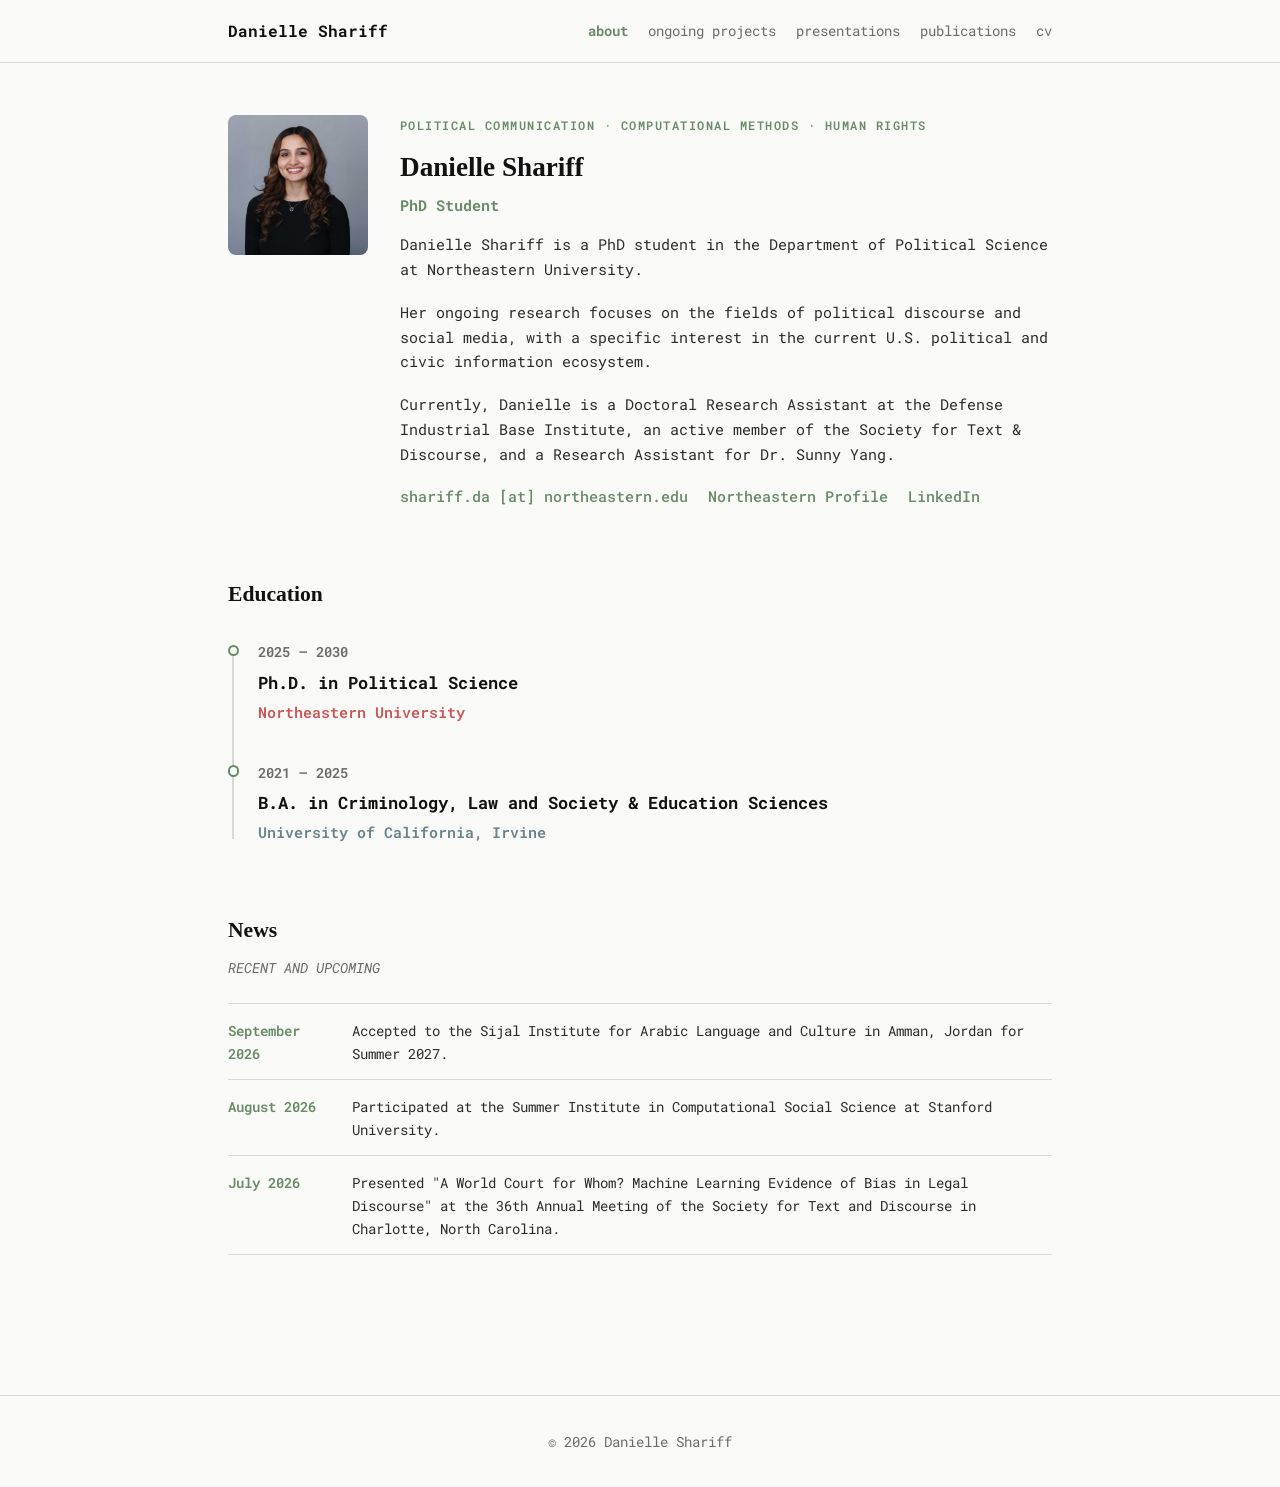
<file: index.html>
<!DOCTYPE html>
<html lang="en">
<head>
  <meta charset="UTF-8" />
  <meta name="viewport" content="width=device-width, initial-scale=1.0" />
  <title>about — Danielle Shariff</title>
  <meta name="description" content="Danielle Shariff, PhD Student in Political Science at Northeastern University" />
  <link rel="preconnect" href="https://fonts.googleapis.com">
  <link rel="preconnect" href="https://fonts.gstatic.com" crossorigin>
  <link href="https://fonts.googleapis.com/css2?family=Roboto+Mono:ital,wght@0,100..700;1,100..700&display=swap" rel="stylesheet">
  <link rel="stylesheet" href="./css/styles.css?v=1786507490" />
</head>
<body data-page="about">
  <header class="site-header">
    <nav class="site-nav" aria-label="Main navigation">
      <a class="nav-name" href="./index.html" id="nav-name"></a>
      <button class="nav-toggle" aria-label="Toggle navigation" aria-expanded="false">&#9776;</button>
      <ul class="nav-links">
        <li><a href="./index.html" data-page="about">about</a></li>
        <li><a href="./projects.html" data-page="projects">ongoing projects</a></li>
        <li><a href="./presentations.html" data-page="presentations">presentations</a></li>
        <li><a href="./publications.html" data-page="publications">publications</a></li>
        <li><a href="./cv.html" data-page="cv">cv</a></li>
      </ul>
    </nav>
  </header>

  <main id="top">
    <!-- Rendered from data/profile.json by js/profile.js.
         Do not hardcode content here: edit the JSON file instead. -->
    <section id="about" class="section profile-section">
      <div id="profile-container"></div>
    </section>

    <!-- Rendered from data/education.json by js/education.js.
         Do not hardcode content here: edit the JSON file instead.
         Hides itself if the JSON file is missing or empty. -->
    <section id="education" class="section" hidden>
      <h2>Education</h2>
      <div id="education-container"></div>
    </section>

    <!-- Rendered from data/news.json by js/news.js.
         Do not hardcode content here: edit the JSON file instead.
         Hides itself if the JSON file is missing or empty. -->
    <section id="news" class="section" hidden>
      <h2>News</h2>
      <p class="section-note">Recent and upcoming</p>
      <div id="news-container"></div>
    </section>
  </main>

  <footer class="site-footer">
    <p id="footer-text"></p>
  </footer>

  <script src="./js/utils.js"></script>
  <script src="./js/profile.js"></script>
  <script src="./js/education.js"></script>
  <script src="./js/news.js"></script>
</body>
</html>
</file>
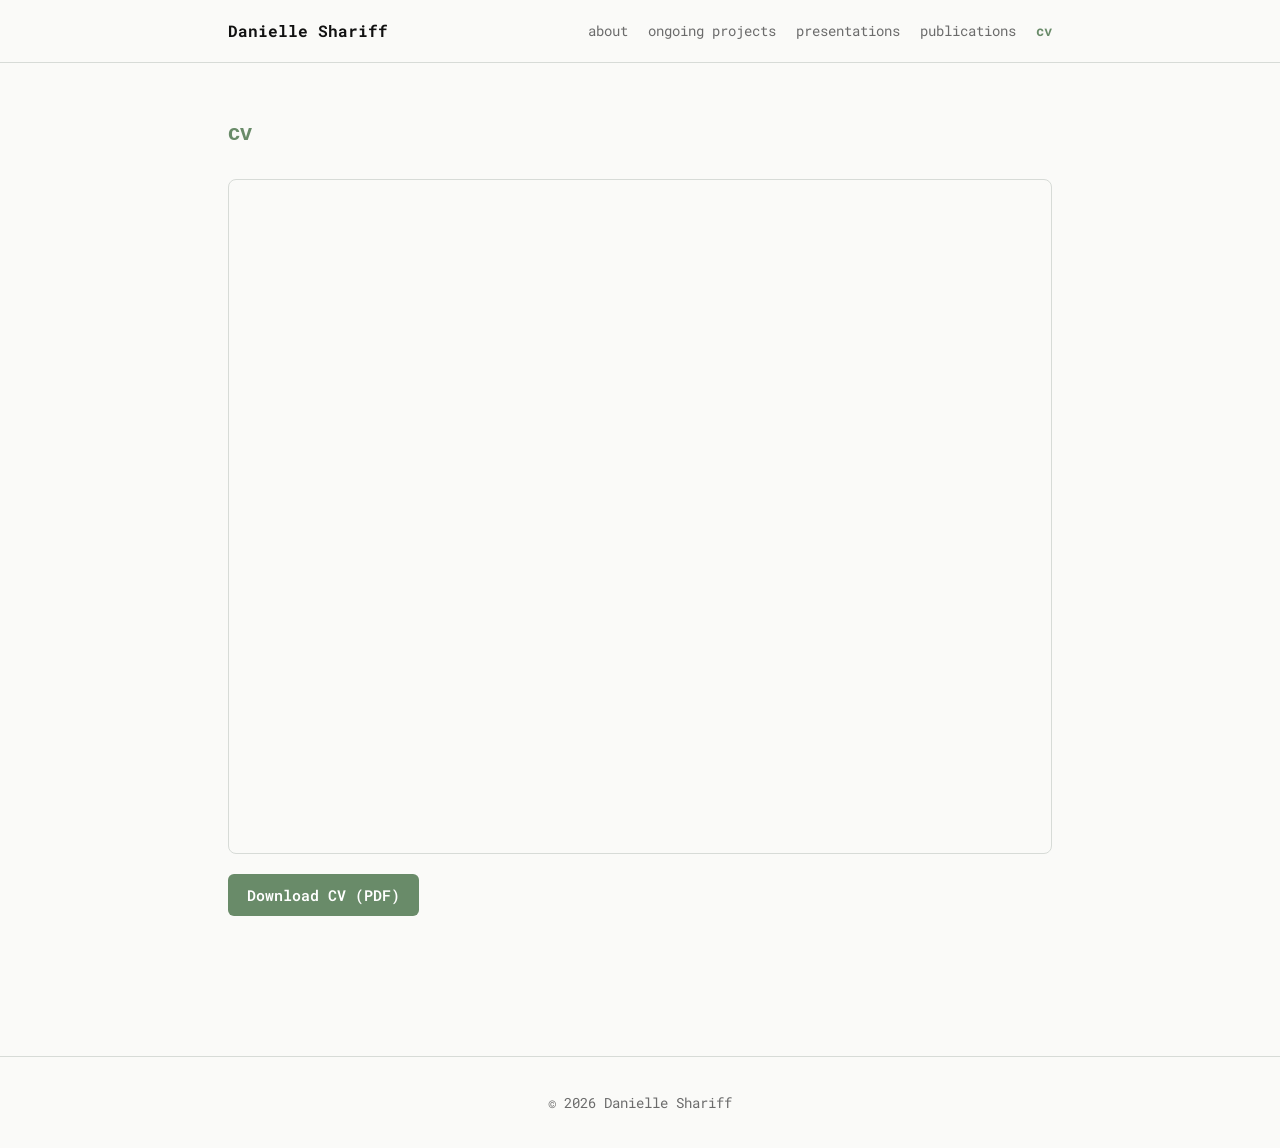
<file: cv.html>
<!DOCTYPE html>
<html lang="en">
<head>
  <meta charset="UTF-8" />
  <meta name="viewport" content="width=device-width, initial-scale=1.0" />
  <title>cv — Danielle Shariff</title>
  <meta name="description" content="Curriculum vitae" />
  <link rel="preconnect" href="https://fonts.googleapis.com">
  <link rel="preconnect" href="https://fonts.gstatic.com" crossorigin>
  <link href="https://fonts.googleapis.com/css2?family=Roboto+Mono:ital,wght@0,100..700;1,100..700&display=swap" rel="stylesheet">
  <link rel="stylesheet" href="./css/styles.css?v=1786507490" />
</head>
<body data-page="cv">
  <header class="site-header">
    <nav class="site-nav" aria-label="Main navigation">
      <a class="nav-name" href="./index.html" id="nav-name"></a>
      <button class="nav-toggle" aria-label="Toggle navigation" aria-expanded="false">&#9776;</button>
      <ul class="nav-links">
        <li><a href="./index.html" data-page="about">about</a></li>
        <li><a href="./projects.html" data-page="projects">ongoing projects</a></li>
        <li><a href="./presentations.html" data-page="presentations">presentations</a></li>
        <li><a href="./publications.html" data-page="publications">publications</a></li>
        <li><a href="./cv.html" data-page="cv">cv</a></li>
      </ul>
    </nav>
  </header>

  <main>
    <!-- Rendered from data/profile.json's optional cvPath field by js/cv.js. -->
    <section id="cv" class="section">
      <h2>cv</h2>
      <div id="cv-container"></div>
    </section>
  </main>

  <footer class="site-footer">
    <p id="footer-text"></p>
  </footer>

  <script src="./js/utils.js"></script>
  <script src="./js/cv.js"></script>
</body>
</html>
</file>
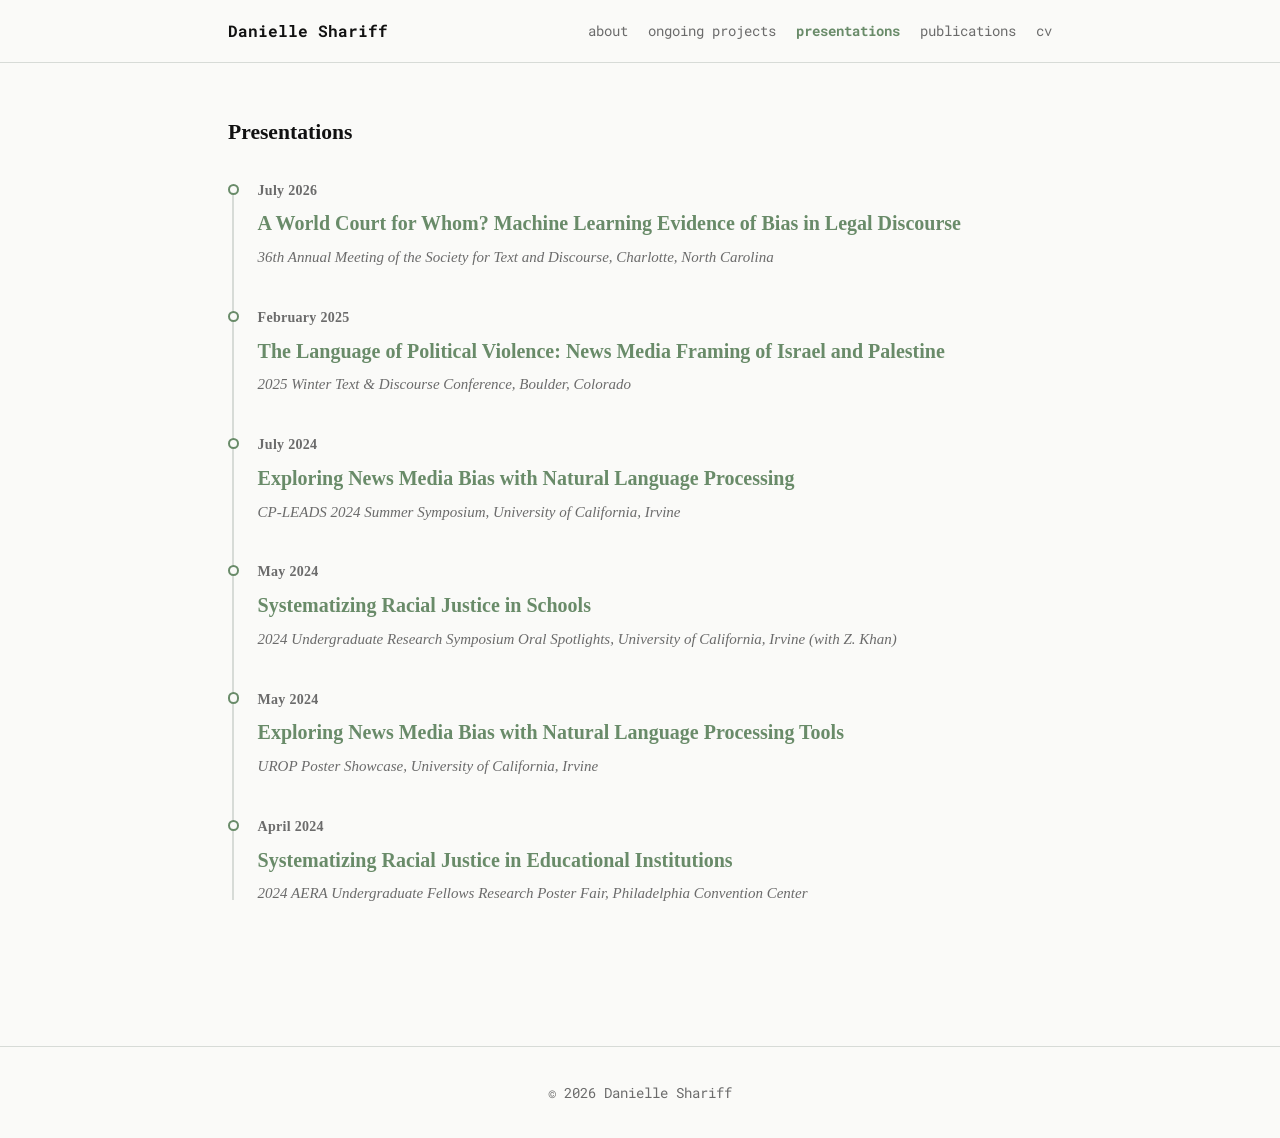
<file: presentations.html>
<!DOCTYPE html>
<html lang="en">
<head>
  <meta charset="UTF-8" />
  <meta name="viewport" content="width=device-width, initial-scale=1.0" />
  <title>presentations — Danielle Shariff</title>
  <meta name="description" content="Talks and presentations" />
  <link rel="preconnect" href="https://fonts.googleapis.com">
  <link rel="preconnect" href="https://fonts.gstatic.com" crossorigin>
  <link href="https://fonts.googleapis.com/css2?family=Roboto+Mono:ital,wght@0,100..700;1,100..700&display=swap" rel="stylesheet">
  <link rel="stylesheet" href="./css/styles.css?v=1786507490" />
</head>
<body data-page="presentations">
  <header class="site-header">
    <nav class="site-nav" aria-label="Main navigation">
      <a class="nav-name" href="./index.html" id="nav-name"></a>
      <button class="nav-toggle" aria-label="Toggle navigation" aria-expanded="false">&#9776;</button>
      <ul class="nav-links">
        <li><a href="./index.html" data-page="about">about</a></li>
        <li><a href="./projects.html" data-page="projects">ongoing projects</a></li>
        <li><a href="./presentations.html" data-page="presentations">presentations</a></li>
        <li><a href="./publications.html" data-page="publications">publications</a></li>
        <li><a href="./cv.html" data-page="cv">cv</a></li>
      </ul>
    </nav>
  </header>

  <main>
    <!-- Rendered from data/talks.json by js/talks.js.
         Do not hardcode content here: edit the JSON file instead.
         Hides itself if the JSON file is missing or empty. -->
    <section id="presentations" class="section" hidden>
      <h2>presentations</h2>
      <div id="talks-container"></div>
    </section>
  </main>

  <footer class="site-footer">
    <p id="footer-text"></p>
  </footer>

  <script src="./js/utils.js"></script>
  <script src="./js/talks.js"></script>
</body>
</html>
</file>
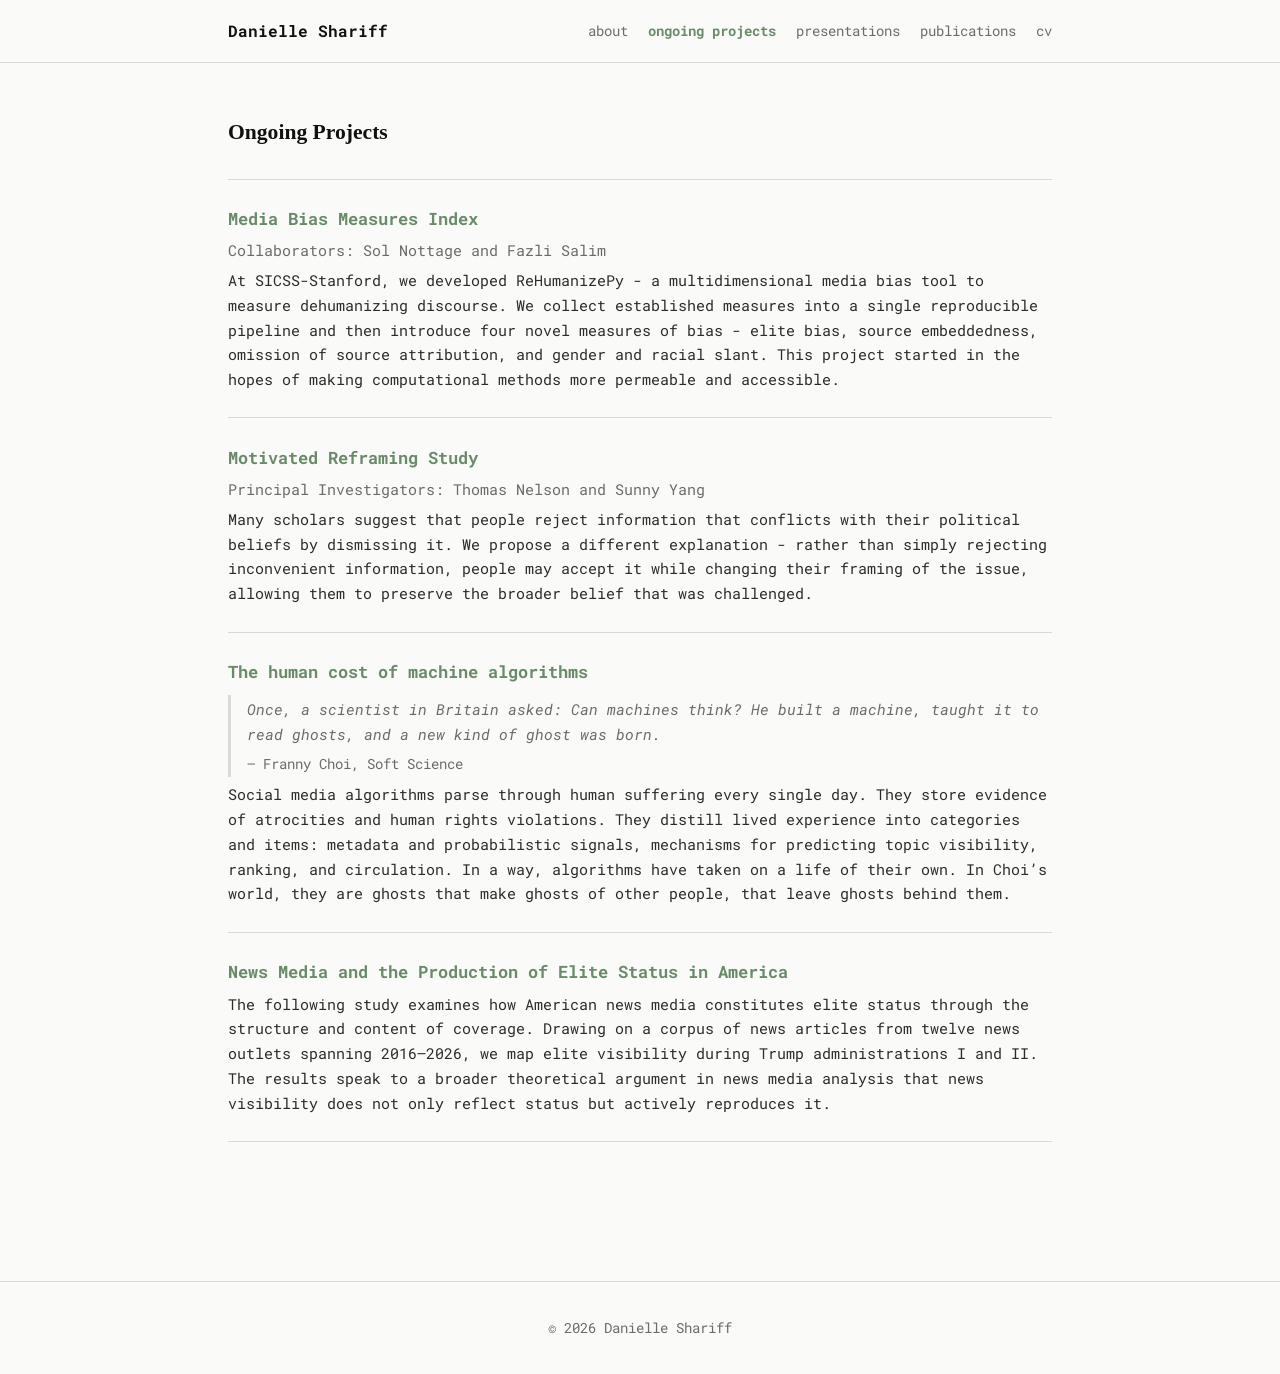
<file: projects.html>
<!DOCTYPE html>
<html lang="en">
<head>
  <meta charset="UTF-8" />
  <meta name="viewport" content="width=device-width, initial-scale=1.0" />
  <title>ongoing projects — Danielle Shariff</title>
  <meta name="description" content="Ongoing research projects" />
  <link rel="preconnect" href="https://fonts.googleapis.com">
  <link rel="preconnect" href="https://fonts.gstatic.com" crossorigin>
  <link href="https://fonts.googleapis.com/css2?family=Roboto+Mono:ital,wght@0,100..700;1,100..700&display=swap" rel="stylesheet">
  <link rel="stylesheet" href="./css/styles.css?v=1786507490" />
</head>
<body data-page="projects">
  <header class="site-header">
    <nav class="site-nav" aria-label="Main navigation">
      <a class="nav-name" href="./index.html" id="nav-name"></a>
      <button class="nav-toggle" aria-label="Toggle navigation" aria-expanded="false">&#9776;</button>
      <ul class="nav-links">
        <li><a href="./index.html" data-page="about">about</a></li>
        <li><a href="./projects.html" data-page="projects">ongoing projects</a></li>
        <li><a href="./presentations.html" data-page="presentations">presentations</a></li>
        <li><a href="./publications.html" data-page="publications">publications</a></li>
        <li><a href="./cv.html" data-page="cv">cv</a></li>
      </ul>
    </nav>
  </header>

  <main>
    <!-- Rendered from data/ongoing_projects.json by js/ongoing_projects.js.
         Do not hardcode content here: edit the JSON file instead.
         Hides itself if the JSON file is missing or empty. -->
    <section id="projects" class="section" hidden>
      <h2>ongoing projects</h2>
      <div id="projects-container"></div>
    </section>
  </main>

  <footer class="site-footer">
    <p id="footer-text"></p>
  </footer>

  <script src="./js/utils.js"></script>
  <script src="./js/ongoing_projects.js"></script>
</body>
</html>
</file>
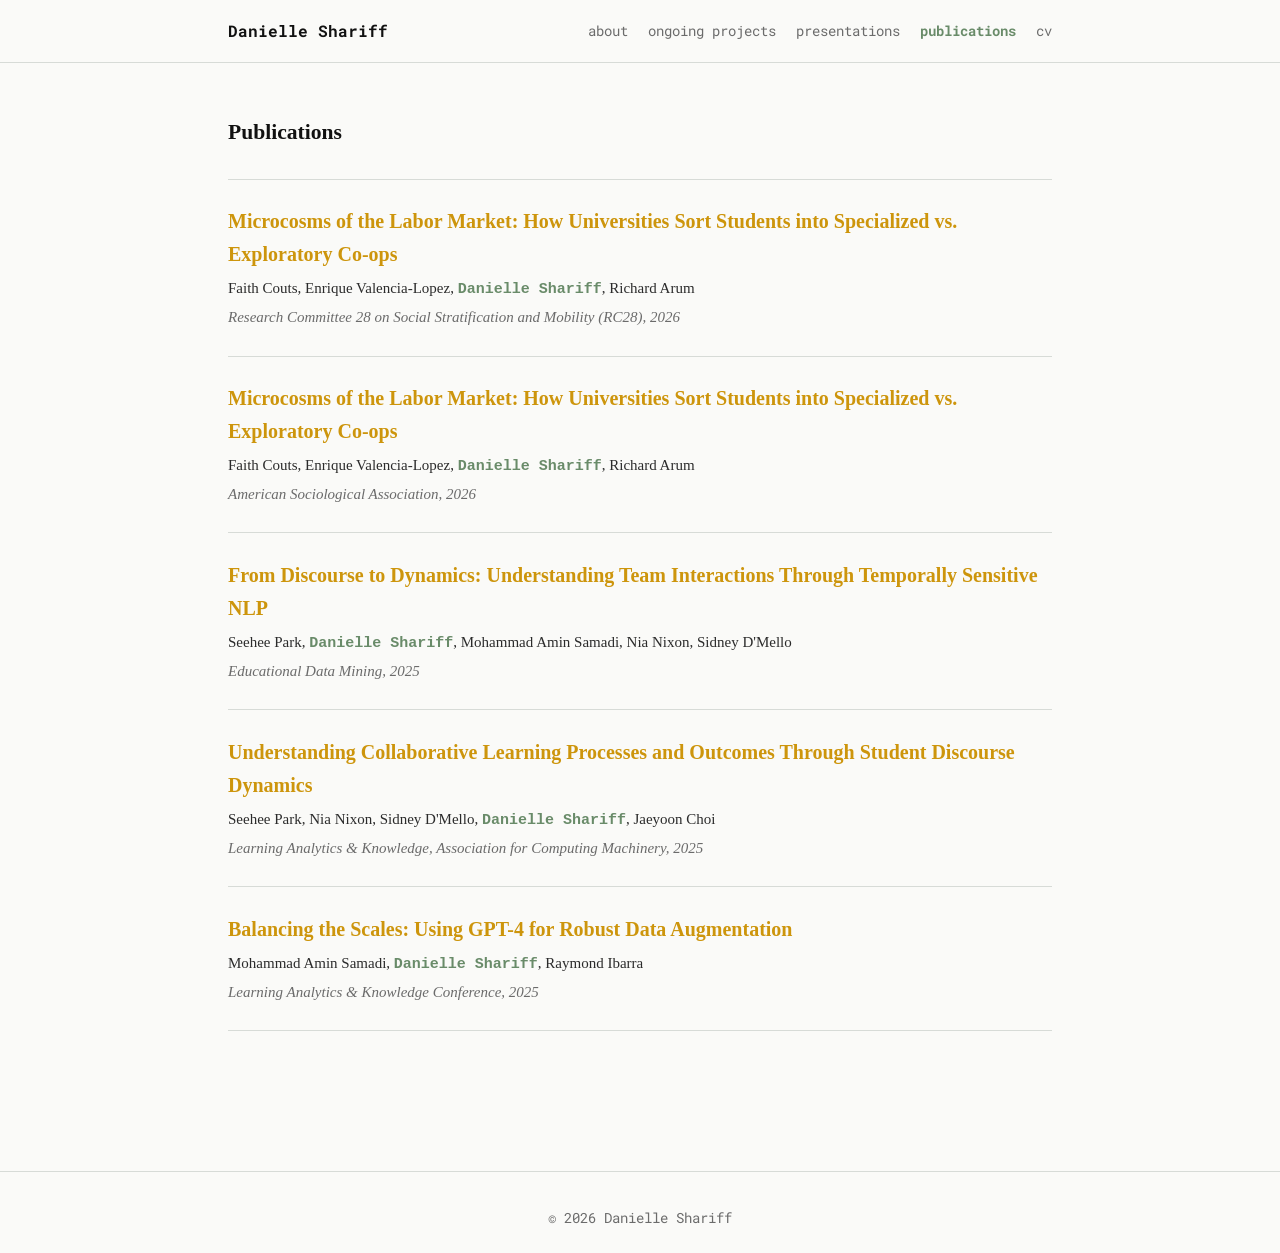
<file: publications.html>
<!DOCTYPE html>
<html lang="en">
<head>
  <meta charset="UTF-8" />
  <meta name="viewport" content="width=device-width, initial-scale=1.0" />
  <title>publications — Danielle Shariff</title>
  <meta name="description" content="Publications" />
  <link rel="preconnect" href="https://fonts.googleapis.com">
  <link rel="preconnect" href="https://fonts.gstatic.com" crossorigin>
  <link href="https://fonts.googleapis.com/css2?family=Roboto+Mono:ital,wght@0,100..700;1,100..700&display=swap" rel="stylesheet">
  <link rel="stylesheet" href="./css/styles.css?v=1786507490" />
</head>
<body data-page="publications">
  <header class="site-header">
    <nav class="site-nav" aria-label="Main navigation">
      <a class="nav-name" href="./index.html" id="nav-name"></a>
      <button class="nav-toggle" aria-label="Toggle navigation" aria-expanded="false">&#9776;</button>
      <ul class="nav-links">
        <li><a href="./index.html" data-page="about">about</a></li>
        <li><a href="./projects.html" data-page="projects">ongoing projects</a></li>
        <li><a href="./presentations.html" data-page="presentations">presentations</a></li>
        <li><a href="./publications.html" data-page="publications">publications</a></li>
        <li><a href="./cv.html" data-page="cv">cv</a></li>
      </ul>
    </nav>
  </header>

  <main>
    <!-- Rendered from data/publications.json by js/publications.js.
         Do not hardcode content here: edit the JSON file instead.
         Hides itself if the JSON file is missing or empty. -->
    <section id="publications" class="section" hidden>
      <h2>publications</h2>
      <div id="publications-container"></div>
    </section>
  </main>

  <footer class="site-footer">
    <p id="footer-text"></p>
  </footer>

  <script src="./js/utils.js"></script>
  <script src="./js/publications.js"></script>
</body>
</html>
</file>
<file: css/styles.css>
/* ==========================================================================
   Danielle Shariff — academic website styles.
   Typography/formatting follows matthewdeverna.com (Red Hat Text, modest
   heading sizes, flat border-divided entry lists); the Education section
   borrows anthonycusi.github.io's two-column date/degree card layout.
   Multi-page site (About, Ongoing Projects, Presentations, Publications, CV)
   sharing a single header/nav/footer, rendered from data/*.json.
   ========================================================================== */

:root {
  --color-text: #2b2b2b;
  --color-text-muted: #6b6b6b;
  --color-highlight: #111111;
  --color-accent: #698b69;
  --color-accent-hover: #4b654b;
  --color-bg: #fafaf8;
  --color-bg-subtle: #eef2ee;
  --color-border: #d7dbd7;
  --font-size-sm: 0.875rem;
  --font-size-base: 0.9375rem;
  --font-size-heading: 1.0625rem;
  --max-width: 54rem;
  --font-body: "Roboto Mono", ui-monospace, SFMono-Regular, Menlo, Consolas,
    monospace;
}

* {
  box-sizing: border-box;
}

body {
  margin: 0;
  font-family: var(--font-body);
  font-size: var(--font-size-base);
  line-height: 1.65;
  color: var(--color-text);
  background: var(--color-bg);
}

a {
  color: var(--color-accent);
  text-decoration: none;
}

a:hover {
  color: var(--color-accent-hover);
  text-decoration: underline;
}

h1, h2, h3 {
  font-family: Tahoma, Verdana, Geneva, sans-serif;
}

h1, h3 {
  color: var(--color-highlight);
}

h2 {
  font-size: 1.35rem;
  font-weight: 700;
  color: var(--color-accent);
  margin: 0 0 1.75rem;
}

.section-note {
  margin: -1.25rem 0 1.5rem;
  font-size: var(--font-size-sm);
  font-style: italic;
  text-transform: uppercase;
  color: var(--color-text-muted);
}

img {
  max-width: 100%;
}

/* Own-name highlight in author lists, borrowed from matthewdeverna.com:
   wrap the name in <code class="accent"> to switch to the monospace font. */
.accent {
  color: var(--color-accent);
  font-weight: 700;
}

.button {
  display: inline-block;
  background: var(--color-accent);
  color: #fff;
  font-weight: 600;
  padding: 0.55rem 1.2rem;
  border-radius: 6px;
  text-decoration: none;
}

.button:hover {
  background: var(--color-accent-hover);
  color: #fff;
  text-decoration: none;
}

/* --- Header / nav ------------------------------------------------------- */

.site-header {
  position: sticky;
  top: 0;
  background: var(--color-bg);
  border-bottom: 1px solid var(--color-border);
  z-index: 10;
}

.site-nav {
  max-width: var(--max-width);
  margin: 0 auto;
  padding: 1.1rem 1.25rem;
  display: flex;
  align-items: center;
  flex-wrap: wrap;
  gap: 0.5rem 1.25rem;
}

.nav-name {
  font-weight: 700;
  font-size: 1rem;
  color: var(--color-highlight);
  margin-right: auto;
  white-space: nowrap;
}

.nav-name:hover {
  color: var(--color-accent);
  text-decoration: none;
}

.nav-toggle {
  display: none;
  background: none;
  border: 1px solid var(--color-border);
  border-radius: 6px;
  color: var(--color-text);
  font-size: 1.1rem;
  padding: 0.15rem 0.5rem;
  cursor: pointer;
}

.nav-links {
  list-style: none;
  display: flex;
  flex-wrap: wrap;
  gap: 0.25rem 1.25rem;
  margin: 0;
  padding: 0;
}

.nav-links a {
  color: var(--color-text-muted);
  font-size: 0.9rem;
}

.nav-links a:hover {
  color: var(--color-accent);
  text-decoration: none;
}

.nav-links a.active {
  color: var(--color-accent);
  font-weight: 700;
}

@media (max-width: 700px) {
  .nav-toggle {
    display: block;
  }

  .nav-links {
    display: none;
    flex-basis: 100%;
    flex-direction: column;
    gap: 0.4rem;
    padding: 0.5rem 0;
  }

  .site-nav.nav-open .nav-links {
    display: flex;
  }
}

/* --- Layout ------------------------------------------------------------- */

main {
  max-width: var(--max-width);
  margin: 0 auto;
  padding: 3.5em 1.25rem 4.5rem;
}

.section {
  margin-bottom: 4.5em;
}

/* --- Profile / About ------------------------------------------------------ */

.profile {
  display: flex;
  gap: 2rem;
  align-items: flex-start;
  flex-wrap: wrap;
}

.profile-bio {
  margin: 0 0 1.2em;
}

.profile-photo {
  width: 140px;
  height: 140px;
  object-fit: cover;
  border-radius: 8px;
  flex-shrink: 0;
}

.profile-body {
  flex: 1;
  min-width: 0;
}

.profile-eyebrow {
  margin: 0 0 0.6rem;
  font-family: var(--font-body);
  font-size: 0.78rem;
  font-weight: 600;
  letter-spacing: 0.12em;
  text-transform: uppercase;
  color: var(--color-accent);
}

.profile-body h1 {
  margin: 0 0 0.2rem;
  font-size: 1.7rem;
  font-weight: 700;
  font-family: "Times New Roman", Georgia, serif;
}

.profile-role {
  color: var(--color-accent);
  font-weight: 700;
  margin: 0 0 0.9rem;
  font-size: var(--font-size-base);
}

.profile-links {
  list-style: none;
  display: flex;
  flex-wrap: wrap;
  gap: 0.4rem 1.25rem;
  margin: 1rem 0 0;
  padding: 0;
}

.profile-links a {
  font-weight: 500;
}

/* --- Timelines (Education, Presentations) ---------------------------------
   Shared vertical-line-with-dots layout. Education entries set --marker-color
   (inline, per-entry) to tint their dot by institution; entries that don't
   set it (all Presentations entries) fall back to the theme accent color. */

#education h2 {
  color: var(--color-highlight);
  font-family: "Times New Roman", Georgia, serif;
}

#news h2 {
  color: var(--color-highlight);
  font-family: "Times New Roman", Georgia, serif;
}

#education-container,
#talks-container {
  position: relative;
  padding-left: 1.85rem;
}

#education-container::before,
#talks-container::before {
  content: "";
  position: absolute;
  left: 0.28rem;
  top: 0.4rem;
  bottom: 0.4rem;
  width: 2px;
  background: var(--color-border);
}

.education-card,
.presentation-entry {
  position: relative;
  margin-bottom: 2.25rem;
}

.education-card:last-child,
.presentation-entry:last-child {
  margin-bottom: 0;
}

.education-card::before,
.presentation-entry::before {
  content: "";
  position: absolute;
  left: -1.85rem;
  top: 0.3rem;
  width: 0.7rem;
  height: 0.7rem;
  box-sizing: border-box;
  border-radius: 50%;
  background: var(--color-bg);
  border: 2.5px solid var(--marker-color, var(--color-accent));
  transition: background 0.15s ease;
}

.education-card:hover::before,
.presentation-entry:hover::before {
  background: var(--marker-color, var(--color-accent));
}

.education-date,
.presentation-date {
  display: block;
  margin: 0 0 0.35rem;
  font-size: var(--font-size-sm);
  font-weight: 600;
  letter-spacing: 0.02em;
  color: var(--color-text-muted);
}

.education-degree,
.presentation-title {
  margin: 0 0 0.2rem;
  font-weight: 700;
  font-size: 1.05rem;
  color: var(--color-highlight);
}

.presentation-title {
  font-family: "Times New Roman", Georgia, serif;
  font-size: 1.25rem;
}

.presentation-date,
.presentation-location {
  font-family: "Times New Roman", Georgia, serif;
}

.education-institution,
.presentation-location {
  margin: 0;
  color: var(--color-accent);
  font-weight: 600;
  font-size: var(--font-size-base);
}

.presentation-location {
  margin-top: 0.3rem;
  color: var(--color-text-muted);
  font-weight: 400;
  font-style: italic;
}

/* --- Entry lists (papers, presentations, ongoing projects) ---------------- */

.paper,
.item {
  padding: 1.6rem 0;
  border-bottom: 1px solid var(--color-border);
}

.paper:first-child,
.item:first-child {
  border-top: 1px solid var(--color-border);
}

.paper-title,
.item-title {
  margin: 0 0 0.3rem;
  font-weight: 700;
  font-size: 1.05rem;
  color: var(--color-highlight);
}

.paper-title {
  font-family: "Times New Roman", Georgia, serif;
  font-size: 1.25rem;
}

#publications .paper-authors,
#publications .paper-venue {
  font-family: "Times New Roman", Georgia, serif;
}

.paper-title a,
.item-title a {
  color: var(--color-accent);
}

.paper-authors,
.item-meta {
  margin: 0 0 0.15rem;
  font-size: var(--font-size-base);
  color: var(--color-text);
}

.paper-venue {
  margin: 0;
  font-size: var(--font-size-base);
  color: var(--color-text-muted);
  font-style: italic;
}

.item-meta {
  color: var(--color-text-muted);
}

.item-description {
  margin: 0.35rem 0 0;
  font-size: var(--font-size-base);
  color: var(--color-text);
}

.item-quote {
  margin: 0.6rem 0 0;
  padding: 0.1rem 0 0.1rem 1rem;
  border-left: 3px solid var(--color-border);
}

.item-quote-text {
  margin: 0;
  font-style: italic;
  color: var(--color-text-muted);
}

.item-quote-attribution {
  margin: 0.35rem 0 0;
  font-size: var(--font-size-sm);
  font-style: normal;
  color: var(--color-text-muted);
}

/* --- News ------------------------------------------------------------- */

.news-item {
  display: flex;
  gap: 1.25rem;
  padding: 0.9rem 0;
  border-bottom: 1px solid var(--color-border);
}

.news-item:first-child {
  border-top: 1px solid var(--color-border);
}

.news-date {
  flex-shrink: 0;
  width: 6.5rem;
  font-family: var(--font-body);
  font-size: var(--font-size-sm);
  font-weight: 600;
  color: var(--color-accent);
}

.news-text {
  font-size: var(--font-size-sm);
  color: var(--color-text);
}

/* Ongoing Projects page: title-case black heading, green project titles */
#projects h2 {
  color: var(--color-highlight);
  text-transform: capitalize;
  font-family: "Times New Roman", Georgia, serif;
}

#projects .item-title {
  color: var(--color-accent);
}

/* Presentations page: title-case black heading, green talk titles */
#presentations h2 {
  color: var(--color-highlight);
  text-transform: capitalize;
  font-family: "Times New Roman", Georgia, serif;
}

#presentations .presentation-title {
  color: var(--color-accent);
}

/* Publications page: title-case black heading, gold paper titles */
#publications h2 {
  color: var(--color-highlight);
  text-transform: capitalize;
  font-family: "Times New Roman", Georgia, serif;
}

#publications .paper-title,
#publications .paper-title a {
  color: #cd950c;
}

.paper-links {
  margin: 0.5rem 0 0;
  font-size: var(--font-size-sm);
  display: flex;
  gap: 0.9rem;
  flex-wrap: wrap;
}

/* --- CV page -------------------------------------------------------------- */

#cv-container {
  display: flex;
  flex-direction: column;
  align-items: flex-start;
  gap: 1.25rem;
}

.cv-embed {
  width: 100%;
  height: 75vh;
  border: 1px solid var(--color-border);
  border-radius: 8px;
}

.cv-placeholder {
  color: var(--color-text-muted);
}

/* --- Footer --------------------------------------------------------------- */

.site-footer {
  border-top: 1px solid var(--color-border);
  padding: 1.25rem;
  text-align: center;
  font-size: var(--font-size-sm);
  color: var(--color-text-muted);
}
</file>
